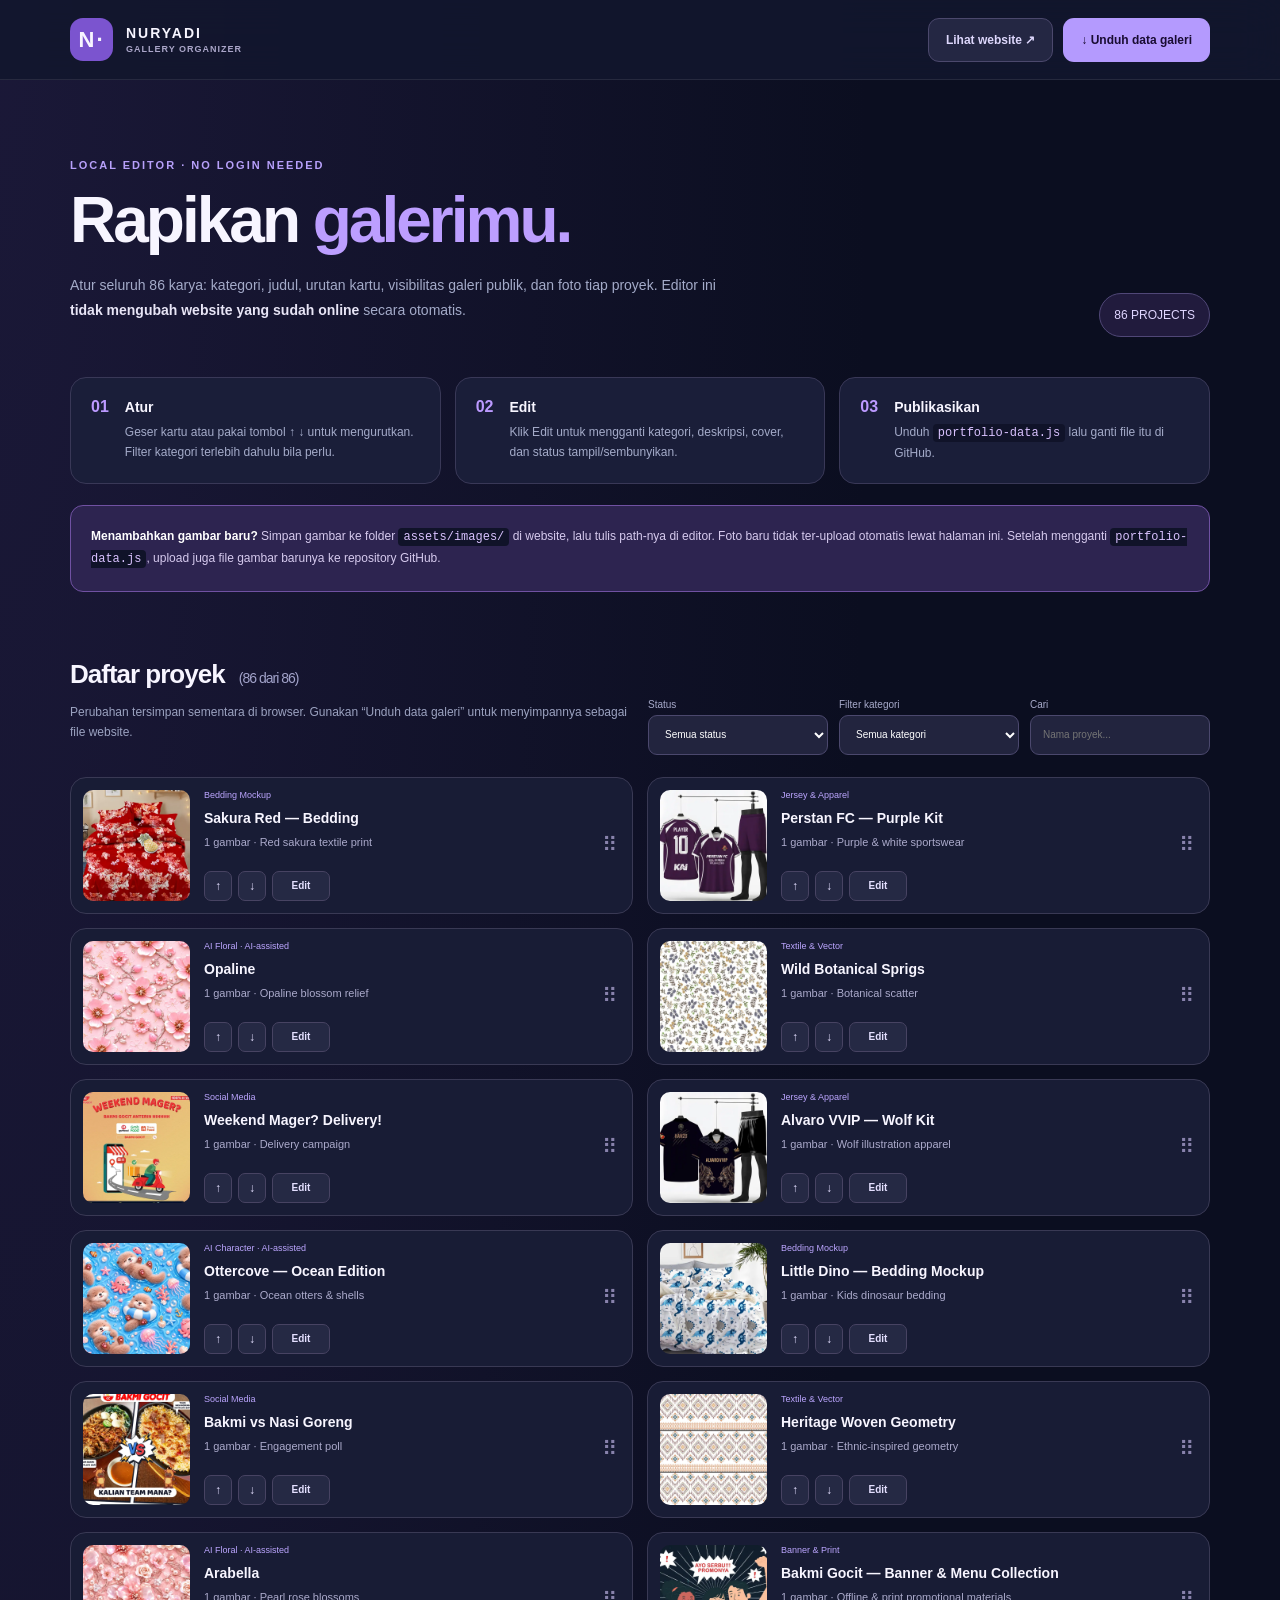
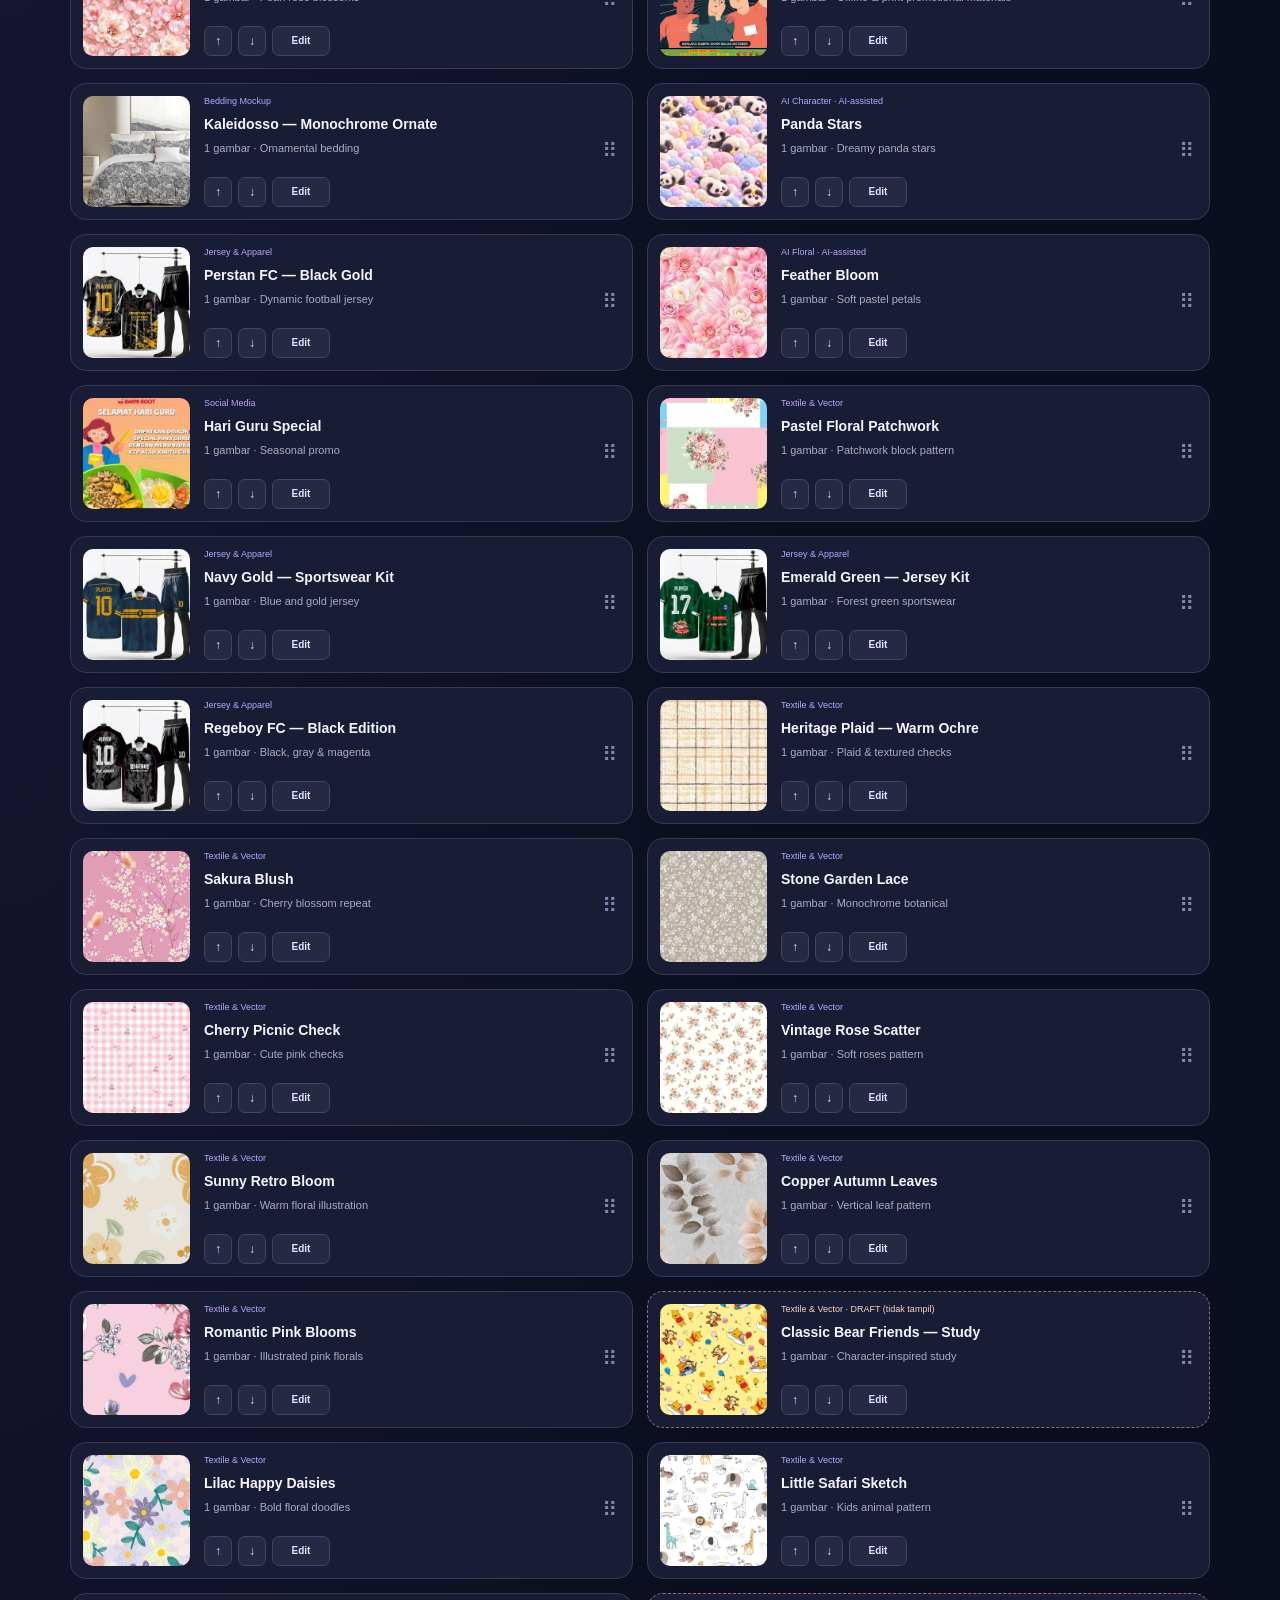
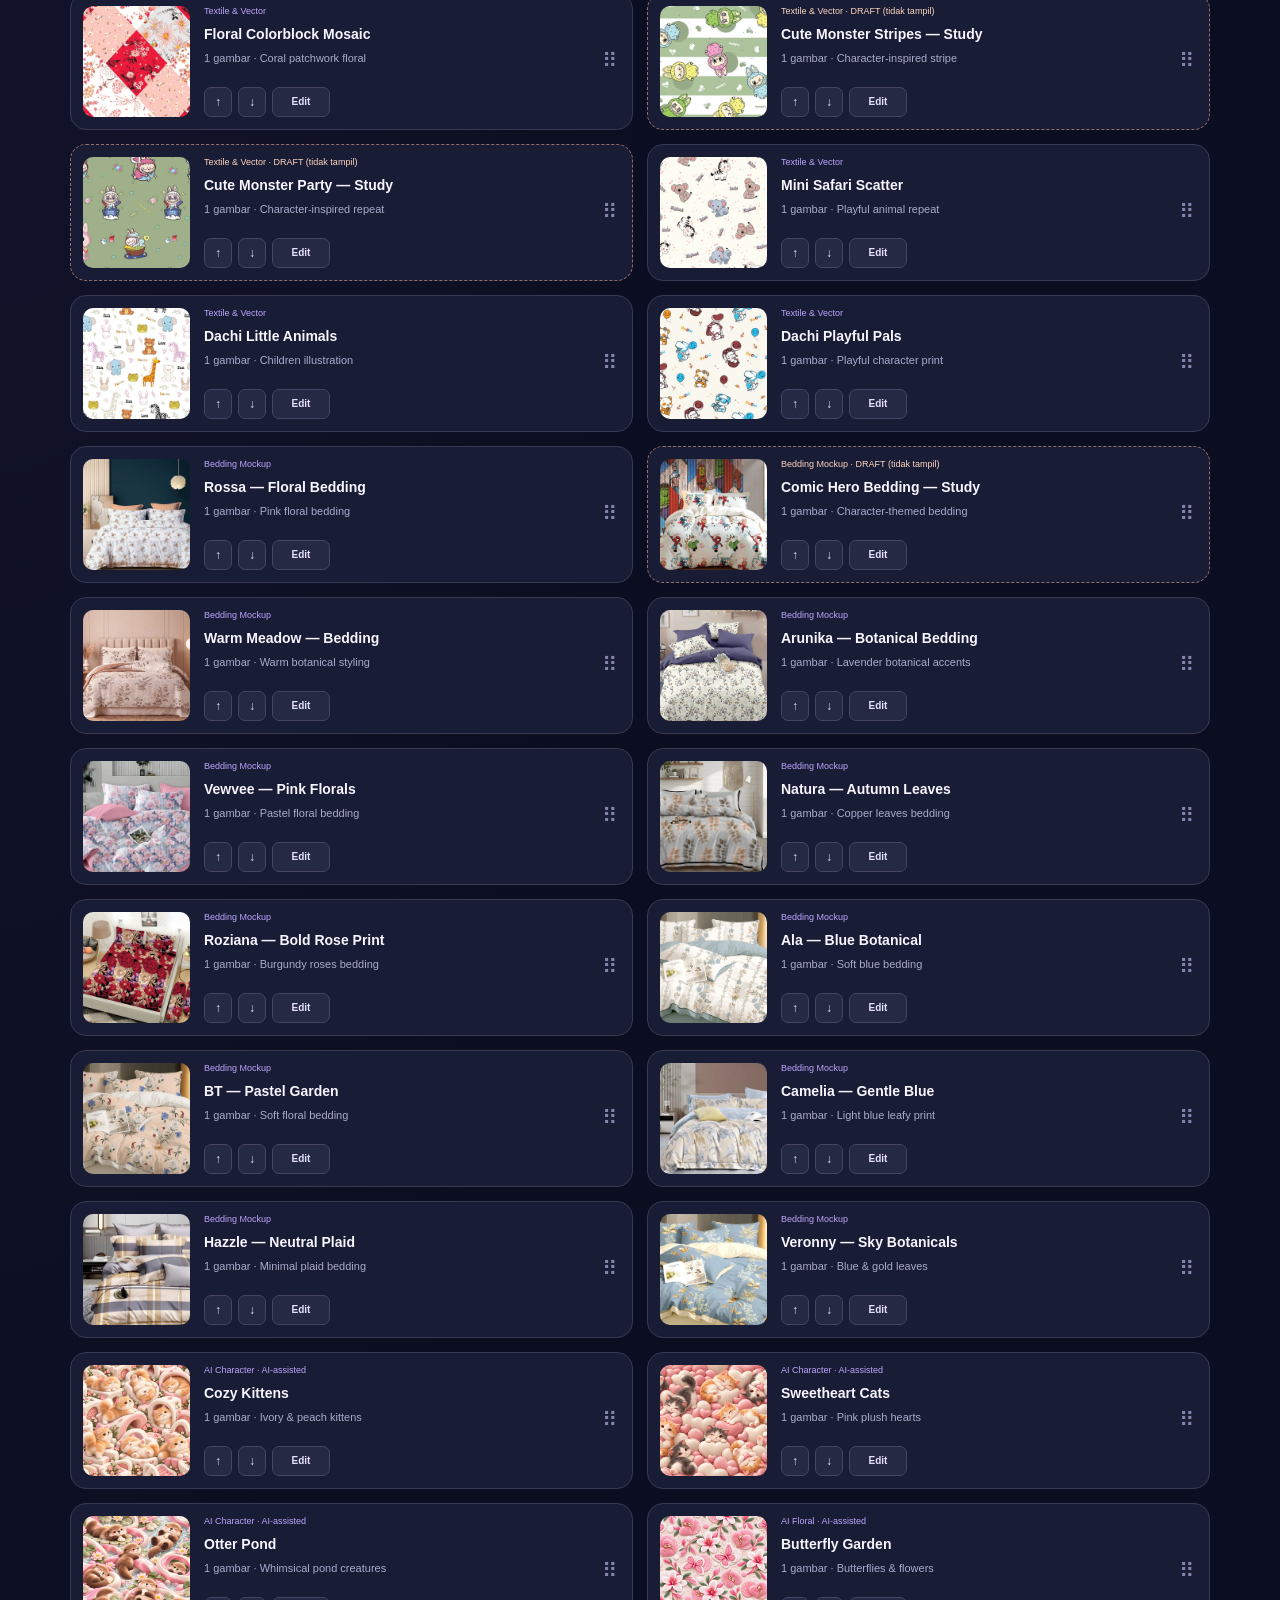
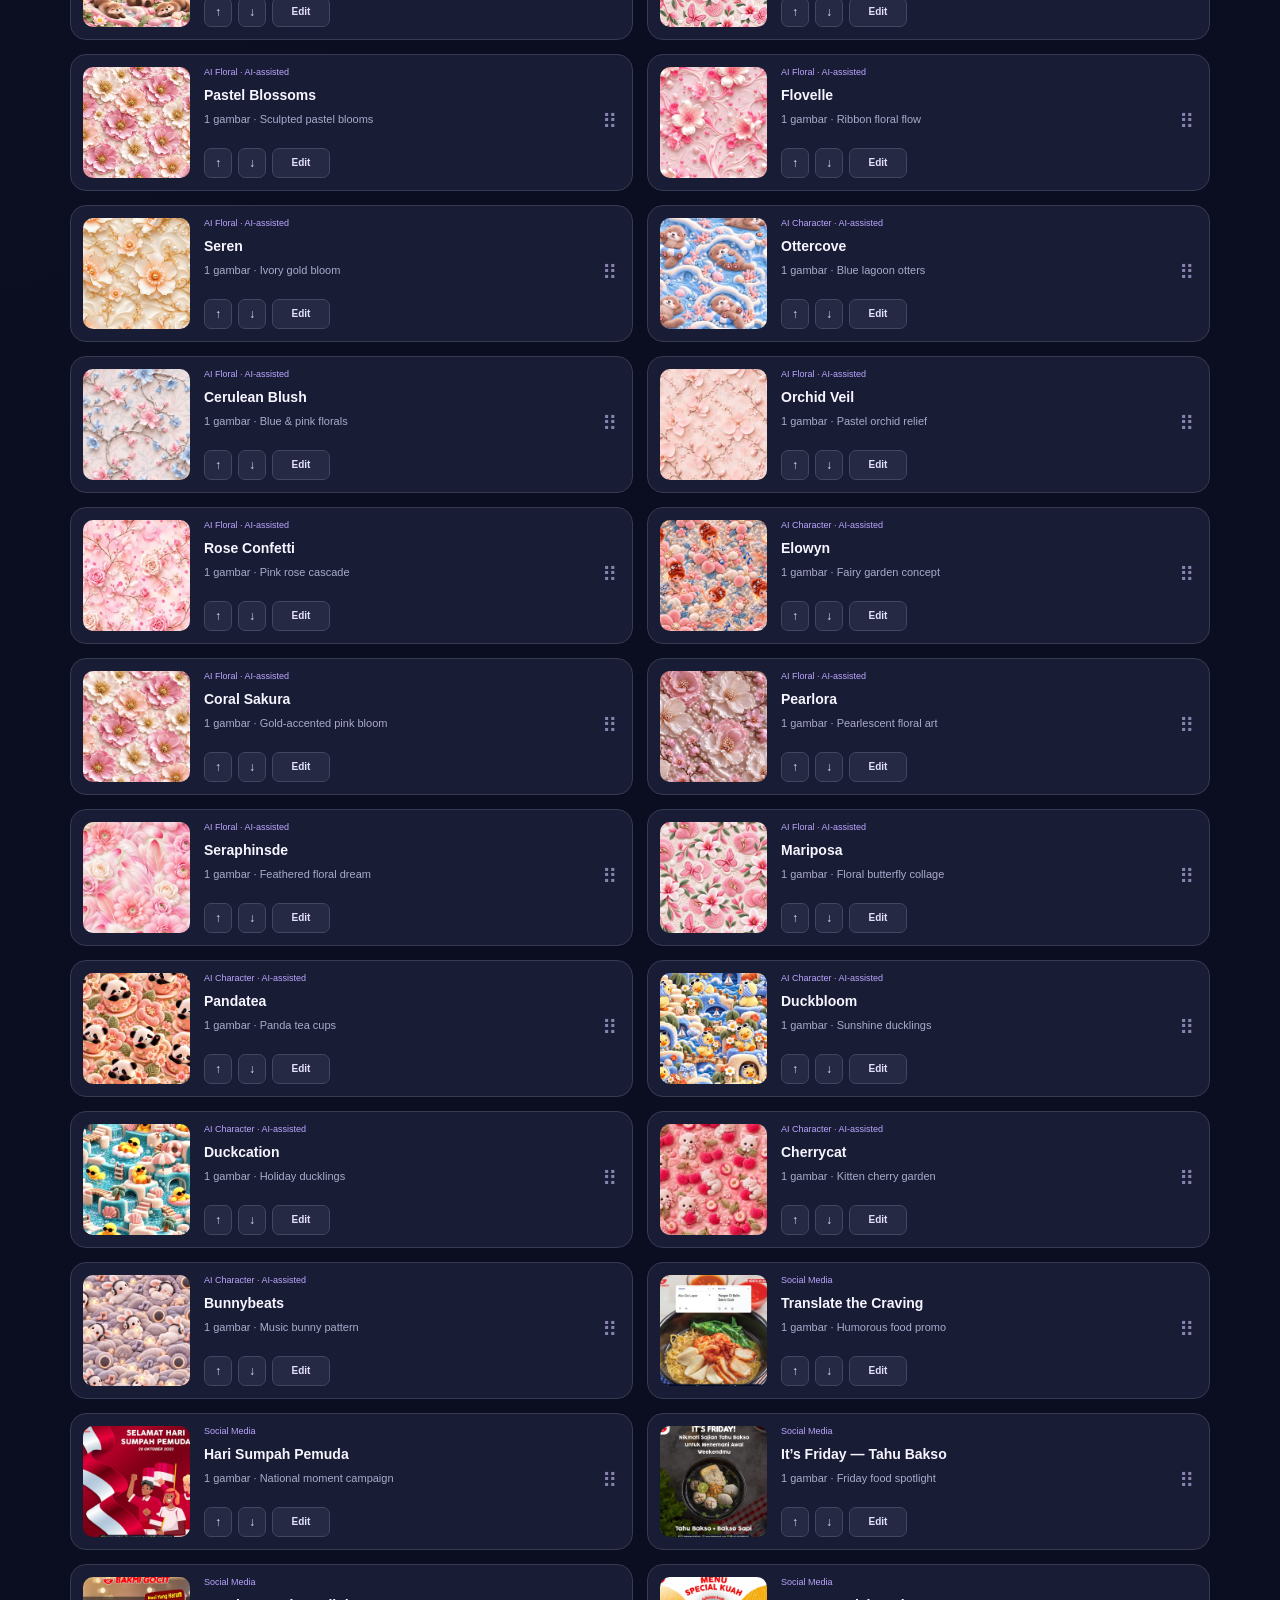
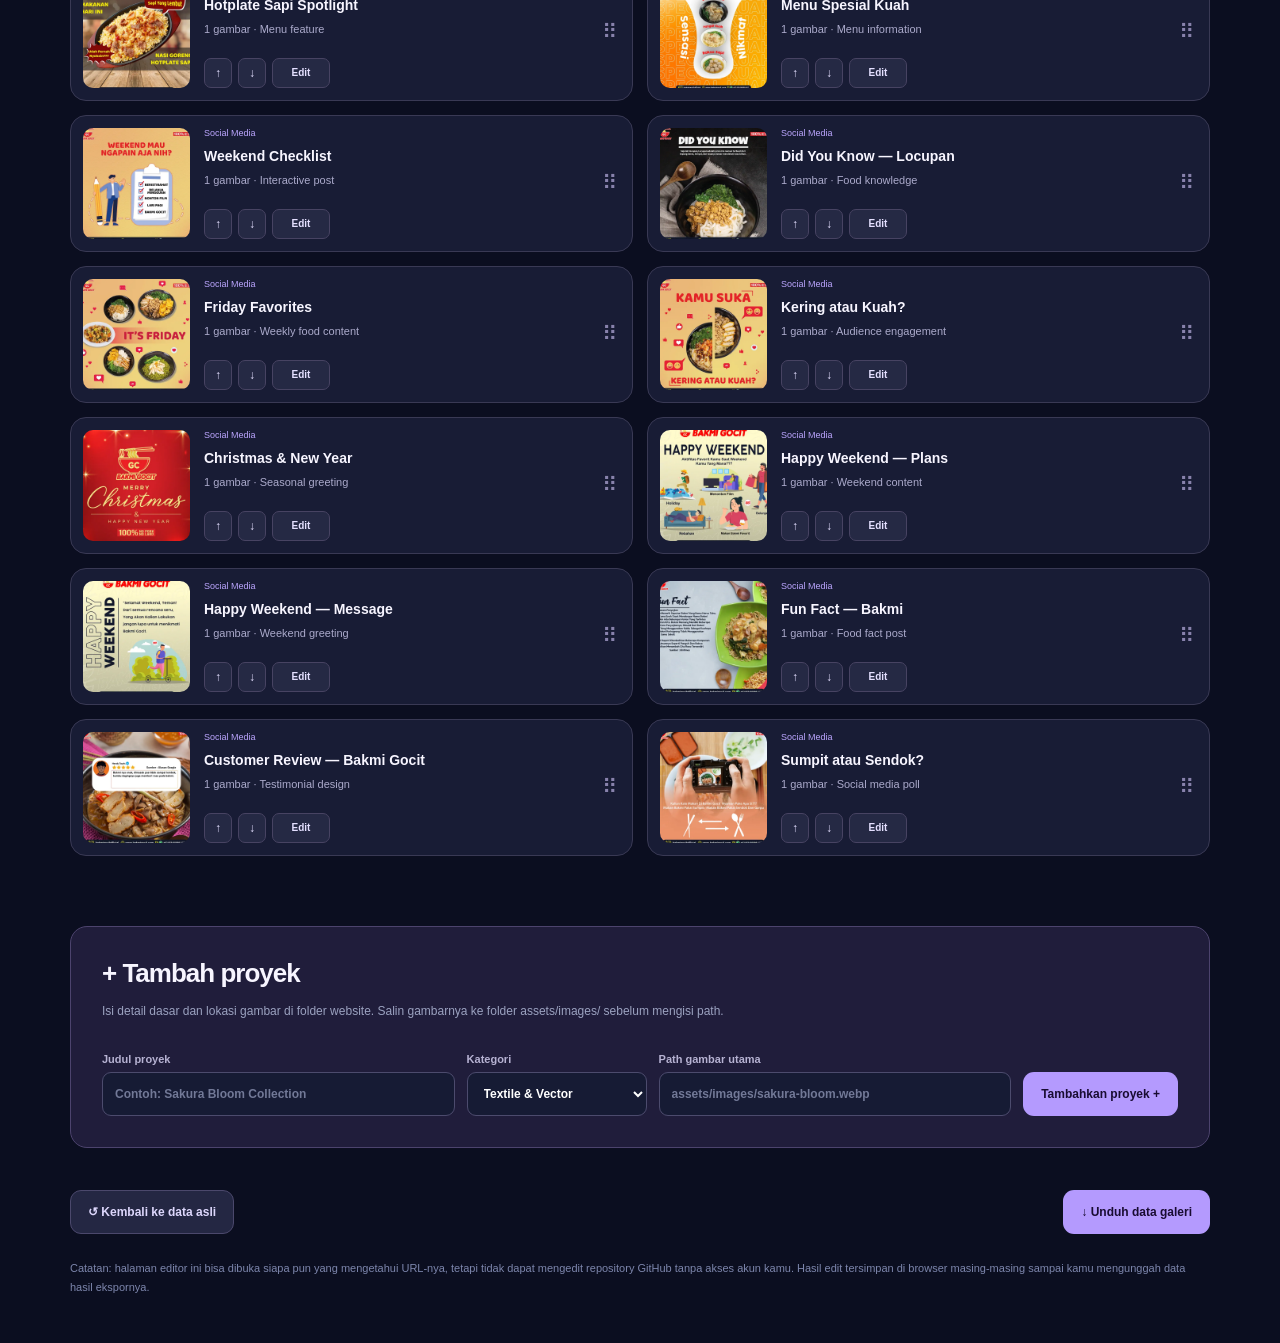
<file: manage-gallery.html>
<!doctype html>
<html lang="id"><head><meta charset="utf-8"><meta name="viewport" content="width=device-width, initial-scale=1"><meta name="robots" content="noindex, nofollow"><meta name="theme-color" content="#0b0d1f"><title>Gallery Organizer — Nuryadi Portfolio</title><link rel="icon" href="assets/favicon.svg" type="image/svg+xml"><link rel="stylesheet" href="manage.css"><script src="portfolio-data.js" defer></script><script src="manage.js" defer></script></head>
<body>
  <header class="topbar"><div class="shell topbar-row"><a class="brand" href="index.html"><span class="mark">N·</span><span>NURYADI <small>GALLERY ORGANIZER</small></span></a><div class="top-actions"><a href="index.html" target="_blank" rel="noopener" class="btn btn-muted">Lihat website ↗</a><button class="btn btn-primary" id="export-data">↓ Unduh data galeri</button></div></div></header>
  <main class="shell">
    <div class="page-intro"><div><span class="eyebrow">LOCAL EDITOR · NO LOGIN NEEDED</span><h1>Rapikan <em>galerimu.</em></h1><p>Atur seluruh 86 karya: kategori, judul, urutan kartu, visibilitas galeri publik, dan foto tiap proyek. Editor ini <b>tidak mengubah website yang sudah online</b> secara otomatis.</p></div><span class="count-pill" id="count-pill">86 PROJECTS</span></div>
    <div class="info-grid"><div class="info-card"><span>01</span><div><b>Atur</b><p>Geser kartu atau pakai tombol ↑ ↓ untuk mengurutkan. Filter kategori terlebih dahulu bila perlu.</p></div></div><div class="info-card"><span>02</span><div><b>Edit</b><p>Klik Edit untuk mengganti kategori, deskripsi, cover, dan status tampil/sembunyikan.</p></div></div><div class="info-card"><span>03</span><div><b>Publikasikan</b><p>Unduh <code>portfolio-data.js</code> lalu ganti file itu di GitHub.</p></div></div></div>
    <div class="notice"><b>Menambahkan gambar baru?</b> Simpan gambar ke folder <code>assets/images/</code> di website, lalu tulis path-nya di editor. Foto baru tidak ter-upload otomatis lewat halaman ini. Setelah mengganti <code>portfolio-data.js</code>, upload juga file gambar barunya ke repository GitHub.</div>
    <section class="section-head"><div><h2>Daftar proyek <small id="visible-count"></small></h2><p>Perubahan tersimpan sementara di browser. Gunakan “Unduh data galeri” untuk menyimpannya sebagai file website.</p></div><div class="tools"><label><span>Status</span><select id="visibility-filter"><option value="all">Semua status</option><option value="public">Tampil publik</option><option value="draft">Draft / hidden</option></select></label><label><span>Filter kategori</span><select id="category-filter"><option value="all">Semua kategori</option></select></label><label><span>Cari</span><input id="search-project" type="search" placeholder="Nama proyek..."></label></div></section>
    <div id="organizer-list" class="organizer-list"></div>
    <div id="no-items" class="empty" hidden>Tidak ada proyek yang cocok dengan filter.</div>
    <section class="add-section"><div><h2>+ Tambah proyek</h2><p>Isi detail dasar dan lokasi gambar di folder website. Salin gambarnya ke folder assets/images/ sebelum mengisi path.</p></div><form id="add-form" class="add-form"><label>Judul proyek<input id="new-title" required placeholder="Contoh: Sakura Bloom Collection"></label><label>Kategori<select id="new-category"></select></label><label>Path gambar utama<input id="new-path" required placeholder="assets/images/sakura-bloom.webp"></label><button type="submit" class="btn btn-primary">Tambahkan proyek +</button></form></section>
    <div class="bottom-controls"><button class="btn btn-muted" id="reset-data">↺ Kembali ke data asli</button><button class="btn btn-primary" id="export-data-bottom">↓ Unduh data galeri</button></div>
    <p class="footnote">Catatan: halaman editor ini bisa dibuka siapa pun yang mengetahui URL-nya, tetapi tidak dapat mengedit repository GitHub tanpa akses akun kamu. Hasil edit tersimpan di browser masing-masing sampai kamu mengunggah data hasil ekspornya.</p>
  </main>
  <div id="toast" role="status" aria-live="polite" class="toast" hidden></div>
  <dialog id="edit-dialog"><div class="dialog-head"><div><span class="eyebrow">PROJECT EDITOR</span><h2>Edit proyek</h2></div><button type="button" id="close-dialog" class="close" aria-label="Tutup">✕</button></div><div class="dialog-scroll"><form id="edit-form"><div class="form-grid"><label>Judul proyek<input id="edit-title" required></label><label>Kategori<select id="edit-category"></select></label><label>Subjudul<input id="edit-subtitle"></label><label>My role<input id="edit-role"></label></div><label>Deskripsi proyek<textarea id="edit-description" rows="4"></textarea></label><label>Creative process<textarea id="edit-process" rows="3"></textarea></label><div class="form-grid"><label>Tools, pisahkan dengan koma<input id="edit-tools"></label><label>Tags, pisahkan dengan koma<input id="edit-tags"></label></div><div class="checks"><label><input type="checkbox" id="edit-ai"> Karya AI-assisted</label><label><input type="checkbox" id="edit-featured"> Proyek unggulan</label><label><input type="checkbox" id="edit-visible"> Tampilkan di galeri publik</label></div><div class="photo-manager"><div class="photo-head"><div><h3>Gambar dalam proyek</h3><p>Gambar paling atas menjadi cover kartu. Gunakan ↑ ↓ untuk merapikan urutannya.</p></div><button type="button" id="add-photo" class="btn btn-muted">+ Tambah gambar</button></div><div id="photo-list" class="photo-list"></div></div><div class="dialog-actions"><button type="button" id="delete-project" class="btn btn-danger">Hapus proyek</button><button type="submit" class="btn btn-primary">Simpan perubahan</button></div></form></div></dialog>
</body></html>
</file>
<file: manage.css>
:root{--bg:#0b0e20;--surface:#171b36;--surface2:#202442;--line:#373957;--text:#f7f5ff;--muted:#a4abc9;--violet:#b69af7;--accent:#c4afff;--font:'Arial',sans-serif}*{box-sizing:border-box}body{margin:0;background:radial-gradient(ellipse at 0 0,#28214c88,transparent 48%),var(--bg);color:var(--text);font-family:var(--font);min-width:320px}a{text-decoration:none;color:inherit}button,input,textarea,select{font:inherit}button{cursor:pointer}button:focus-visible,a:focus-visible,input:focus-visible,select:focus-visible,textarea:focus-visible{outline:2px solid #89e9f6;outline-offset:3px}[hidden]{display:none!important}.shell{max-width:1200px;margin:0 auto;padding:0 30px}.topbar{position:sticky;top:0;z-index:15;background:#12162ee8;backdrop-filter:blur(20px);border-bottom:1px solid #ffffff16}.topbar-row{display:flex;justify-content:space-between;align-items:center;gap:24px;min-height:79px}.brand{display:flex;align-items:center;gap:13px;font-size:14px;letter-spacing:2px;font-weight:800}.brand small{display:block;font-size:9px;color:#aba6c9;letter-spacing:1px;padding-top:3px}.mark{width:43px;height:43px;border-radius:13px;background:#7b54cf;display:grid;place-items:center;font-size:22px}.top-actions,.bottom-controls{display:flex;gap:10px}.btn{display:inline-flex;justify-content:center;align-items:center;text-align:center;gap:8px;border-radius:11px;border:1px solid transparent;min-height:44px;padding:12px 17px;font-size:12px;font-weight:800;transition:background .2s,transform .2s}.btn:hover{transform:translateY(-1px)}.btn-primary{background:#b49afe;color:#190c32}.btn-primary:hover{background:#d1bdff}.btn-muted{background:#242743;border-color:#4b486c;color:#ddd7fc}.btn-muted:hover{background:#303453}.btn-danger{background:#431e33;border-color:#823859;color:#ffc0d2}.page-intro{display:flex;align-items:flex-end;justify-content:space-between;gap:20px;margin:75px 0 40px}.page-intro h1{font-size:clamp(42px,5vw,70px);letter-spacing:-3px;margin:10px 0 16px}.page-intro h1 em{font-style:normal;color:#bc9eff}.page-intro p{max-width:660px;color:var(--muted);font-size:14px;line-height:1.8}.page-intro p b{color:#e8e5f6}.eyebrow{color:#b7a0fa;font-size:11px;letter-spacing:2px;font-weight:800}.count-pill{flex-shrink:0;font-size:12px;padding:14px;border:1px solid #504777;background:#211b3d;border-radius:99px;color:#dfd5ff}.info-grid{display:grid;grid-template-columns:repeat(3,1fr);gap:14px;margin-bottom:21px}.info-card{border:1px solid #393857;border-radius:16px;background:#1a1e39;padding:20px;display:flex;gap:16px}.info-card>span{color:#bc9aff;font-weight:800}.info-card b{font-size:14px}.info-card p{font-size:12px;line-height:1.6;color:var(--muted);margin:7px 0 0}.notice{padding:20px;background:#2d2450;border:1px solid #7051a2;border-radius:13px;color:#d6caee;font-size:12px;line-height:1.8}.notice b{color:#fff}.notice code,.info-card code{background:#101329;border-radius:4px;padding:2px 5px;color:#d9c2ff}.section-head{display:flex;justify-content:space-between;align-items:end;gap:20px;margin:67px 0 22px}.section-head h2,.add-section h2{margin:0;font-size:26px;letter-spacing:-1px}.section-head h2 small{font-weight:400;color:#a2a3ca;font-size:14px;padding-left:8px}.section-head p,.add-section p{color:#9ba2c0;font-size:12px;line-height:1.7}.tools{display:flex;gap:11px}.tools label{font-size:10px;color:#a7aaca;display:block}.tools input,.tools select{display:block;min-height:40px;margin-top:5px;border:1px solid #4b486d;border-radius:9px;padding:10px 12px;color:white;background:#22243e;width:180px}.organizer-list{display:grid;grid-template-columns:repeat(2,minmax(0,1fr));gap:14px}.organizer-card{display:flex;gap:14px;align-items:stretch;padding:12px;border-radius:16px;border:1px solid #393954;background:#181c35;transition:border-color .2s,background .2s}.organizer-card:hover{border-color:#8a74ce}.organizer-card.dragging{opacity:.35}.organizer-card.drop-target{outline:2px dashed #aa91f7;outline-offset:2px}.organizer-card img{width:107px;height:111px;border-radius:10px;object-fit:cover;background:#393d5a;flex-shrink:0}.card-detail{display:flex;flex-direction:column;min-width:0;flex:1;gap:7px}.card-detail h3{font-size:14px;margin:2px 0 0;line-height:1.35}.card-detail p{margin:0;color:#abaacb;font-size:11px;line-height:1.35}.mini-tag{font-size:9px;color:#bca6ff}.card-actions{display:flex;gap:6px;flex-wrap:wrap;align-items:end;margin-top:auto}.card-actions button{min-width:28px;min-height:30px;border:1px solid #474362;background:#252944;color:#e4dfff;border-radius:7px;font-size:12px}.card-actions button:hover{background:#49426e}.card-actions .edit-btn{min-width:58px;font-weight:700;font-size:10px}.drag-handle{align-self:center;color:#8882ac;font-size:21px;padding:3px;cursor:grab;user-select:none}.add-section{display:flex;flex-direction:column;gap:20px;margin:70px 0 30px;padding:31px;border:1px solid #4c436d;border-radius:17px;background:#201d3b}.add-form{display:grid;grid-template-columns:1fr 180px 1fr auto;align-items:end;gap:12px}.add-form label, #edit-form label{display:block;color:#b7b3d3;font-size:11px;font-weight:700}.add-form input,.add-form select,#edit-form input:not([type=checkbox]),#edit-form textarea,#edit-form select{display:block;width:100%;padding:11px 12px;min-height:44px;border-radius:9px;border:1px solid #4c4b6d;background:#161b34;color:#fff;margin-top:7px;outline:0;font-size:12px}#edit-form textarea{resize:vertical;line-height:1.5}.add-form input::placeholder{color:#727997}.bottom-controls{justify-content:space-between;padding:12px 0 25px}.footnote{font-size:11px;line-height:1.7;color:#7d86ac;margin:0 0 50px}.empty{text-align:center;padding:50px;background:#191c33;border:1px dashed #514b75;border-radius:15px}.toast{position:fixed;z-index:80;bottom:23px;left:50%;transform:translateX(-50%);width:min(570px,calc(100% - 32px));padding:17px 21px;color:#101326;background:#d9cbff;border-radius:12px;box-shadow:0 10px 40px #0007;font-size:13px;font-weight:700;line-height:1.5}dialog{width:min(780px,calc(100% - 22px));max-height:90vh;padding:0;background:#1c2040;color:white;border:1px solid #635583;border-radius:19px;box-shadow:0 30px 120px #000c}dialog::backdrop{background:#030513ce;backdrop-filter:blur(8px)}.dialog-head{padding:25px 27px 18px;display:flex;justify-content:space-between;gap:12px;align-items:start;border-bottom:1px solid #3b3b5d}.dialog-head h2{font-size:26px;margin:9px 0 0}.close{color:white;background:#303451;border:1px solid #615778;border-radius:50%;width:36px;height:36px}.dialog-scroll{padding:24px 27px;max-height:calc(90vh - 103px);overflow-y:auto}#edit-form{display:flex;flex-direction:column;gap:19px}.form-grid{display:grid;grid-template-columns:1fr 1fr;gap:15px}.checks{display:flex;gap:22px;flex-wrap:wrap}.checks label{display:flex!important;align-items:center;gap:7px}.checks input{accent-color:#ae87ff}.photo-manager{padding:23px 0;border-top:1px solid #484460;border-bottom:1px solid #484460}.photo-head{display:flex;align-items:center;justify-content:space-between;gap:20px;margin-bottom:16px}.photo-head h3{margin:0;font-size:17px}.photo-head p{margin:7px 0 0;font-size:11px;line-height:1.6;color:#a8a5c3}.photo-list{display:flex;flex-direction:column;gap:10px}.photo-row{display:flex;gap:11px;align-items:center;background:#13182e;padding:11px;border:1px solid #3a3e60;border-radius:12px}.photo-row img{width:68px;height:68px;border-radius:8px;object-fit:cover;background:#343956}.photo-fields{flex:1;min-width:0}.photo-fields label+label{margin-top:8px}.photo-fields input{min-height:32px!important;padding:7px 8px!important;margin-top:5px!important}.photo-actions{display:flex;flex-direction:column;gap:4px}.photo-actions button{border:1px solid #494661;border-radius:6px;background:#262849;color:#ddd;font-size:12px;height:26px;min-width:30px}.photo-actions .remove-photo{color:#f1aac3}.dialog-actions{display:flex;justify-content:space-between;gap:15px;padding-bottom:3px}
@media(max-width:900px){.organizer-list{grid-template-columns:1fr}.add-form{grid-template-columns:1fr 1fr}.add-form .btn{grid-column:span 2}.page-intro{margin-top:45px}.count-pill{display:none}}
@media(max-width:620px){.shell{padding:0 16px}.topbar-row{min-height:68px;gap:9px}.brand{gap:7px;font-size:12px;letter-spacing:0}.mark{width:33px;height:33px;font-size:16px}.brand small{font-size:8px}.top-actions{gap:5px}.top-actions .btn{font-size:9px;min-height:38px;padding:6px 8px}.top-actions .btn-muted{display:none}.page-intro h1{letter-spacing:-2px}.page-intro p{font-size:13px}.info-grid{grid-template-columns:1fr}.info-card{padding:14px}.section-head{display:block}.tools{margin-top:22px}.tools label{flex:1}.tools input,.tools select{width:100%}.add-form,.form-grid{grid-template-columns:1fr}.add-form .btn{grid-column:1}.add-section{padding:18px}.dialog-head{padding:18px}.dialog-scroll{padding:18px}.photo-head{align-items:start;flex-direction:column;gap:5px}.photo-row img{width:48px;height:56px}.photo-actions{align-self:flex-start}.photo-fields label{font-size:10px}.dialog-actions{flex-wrap:wrap}.dialog-actions .btn{flex:1}.organizer-card img{width:93px;height:99px}}

/* draft items can be hidden from the public gallery while remaining editable here */
.organizer-card.is-draft { border-style:dashed; border-color:rgba(255,177,147,.55); }
.organizer-card.is-draft .mini-tag { color:#ffd6bf; }
</file>
